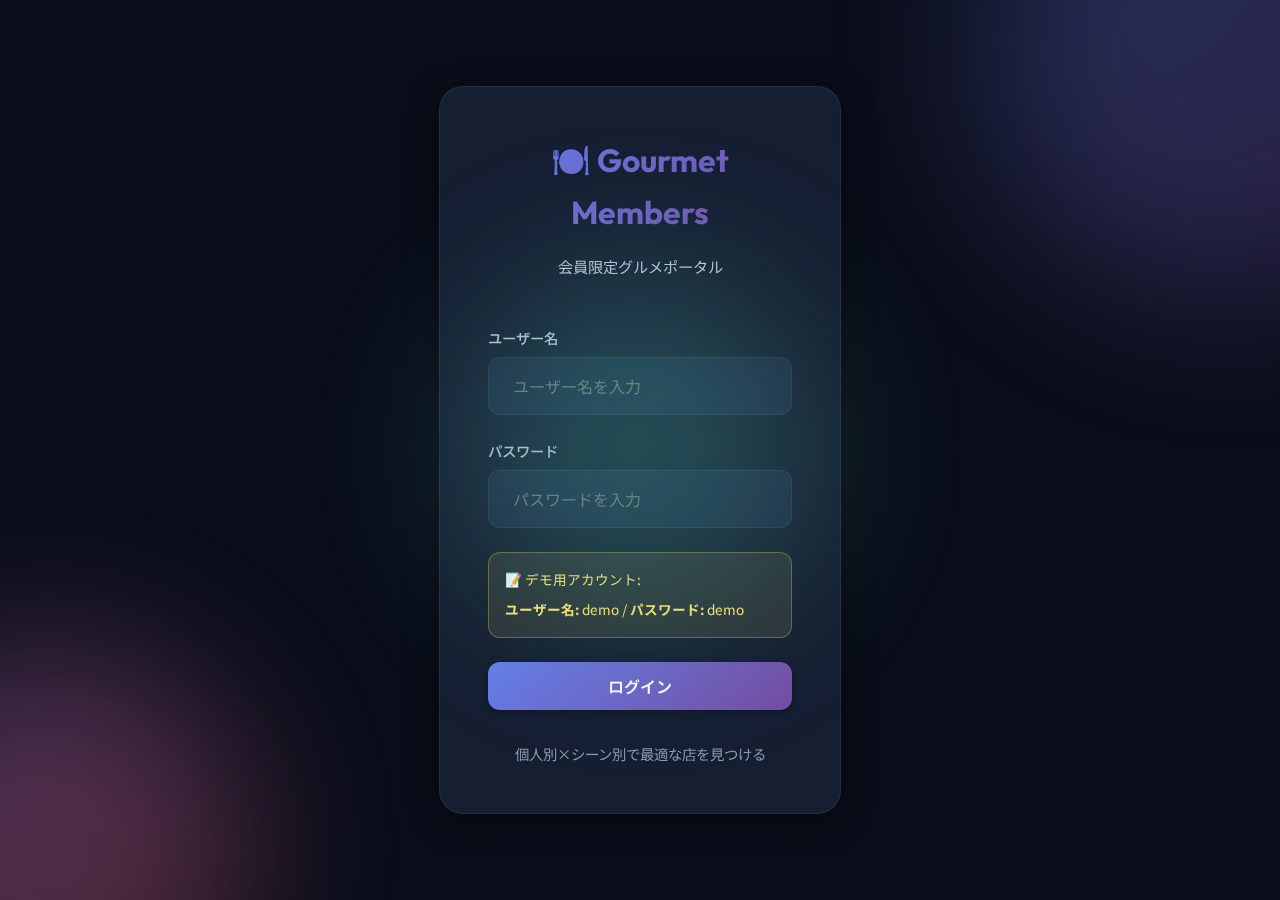
<file: index.html>
<!DOCTYPE html>
<html lang="ja">

<head>
    <meta charset="UTF-8">
    <meta name="viewport" content="width=device-width, initial-scale=1.0">
    <title>グルメポータル - メンバー限定おすすめ店</title>
    <meta name="description" content="個人別×シーン別で最適なレストランを見つける会員限定グルメポータル">
    <link rel="preconnect" href="https://fonts.googleapis.com">
    <link rel="preconnect" href="https://fonts.gstatic.com" crossorigin>
    <link
        href="https://fonts.googleapis.com/css2?family=Noto+Sans+JP:wght@400;500;700&family=Outfit:wght@400;600;700&display=swap"
        rel="stylesheet">
    <link rel="stylesheet" href="css/main.css">
    <link rel="stylesheet" href="css/components.css">
</head>

<body>
    <header class="main-header">
        <div class="container header-content">
            <div class="logo">
                <h1>🍽️ Gourmet Members</h1>
            </div>
            <nav class="main-nav">
                <div class="user-info">
                    <span id="currentUser" class="user-name"></span>
                    <button id="logoutBtn" class="btn-secondary">ログアウト</button>
                </div>
            </nav>
        </div>
    </header>

    <main class="main-content">
        <div class="container">
            <!-- ヒーローセクション -->
            <section class="hero-section">
                <h2>あなたのための、最高の一軒を。</h2>
                <p class="hero-subtitle">個人別×シーン別で見つける、メンバー限定おすすめ店</p>
            </section>

            <!-- フィルターセクション -->
            <section class="filters-section">
                <div class="filter-group">
                    <h3>👤 誰のおすすめ？</h3>
                    <div class="filter-buttons" id="memberFilters">
                        <button class="filter-btn active" data-member="all">すべて</button>
                    </div>
                </div>

                <div class="filter-group">
                    <h3>🎭 どんなシーン？</h3>
                    <div class="filter-buttons" id="sceneFilters">
                        <button class="filter-btn active" data-scene="all">すべて</button>
                        <button class="filter-btn" data-scene="デート">💑 デート</button>
                        <button class="filter-btn" data-scene="接待">🤝 接待</button>
                        <button class="filter-btn" data-scene="家族">👨‍👩‍👧 家族</button>
                        <button class="filter-btn" data-scene="一人">🧘 一人</button>
                        <button class="filter-btn" data-scene="友達">👥 友達</button>
                    </div>
                </div>

                <div class="filter-group">
                    <h3>🔍 検索</h3>
                    <div class="search-box">
                        <input type="text" id="searchInput" placeholder="店名、ジャンル、エリアで検索..." class="search-input">
                    </div>
                </div>
            </section>

            <!-- 結果表示 -->
            <section class="results-section">
                <div class="results-header">
                    <h3 id="resultsCount">読み込み中...</h3>
                </div>
                <div class="restaurants-grid" id="restaurantsGrid">
                    <!-- 動的に生成されます -->
                </div>
            </section>
        </div>
    </main>

    <!-- レストラン詳細モーダル -->
    <div id="restaurantModal" class="modal">
        <div class="modal-content">
            <button class="modal-close" id="modalClose">&times;</button>
            <div id="modalBody">
                <!-- 動的に生成されます -->
            </div>
        </div>
    </div>

    <footer class="main-footer">
        <div class="container">
            <p>&copy; 2025 Gourmet Members. All rights reserved.</p>
        </div>
    </footer>

    <script src="js/auth.js"></script>
    <script src="js/data.js"></script>
    <script src="js/filters.js"></script>
    <script src="js/app.js"></script>
</body>

</html>
</file>
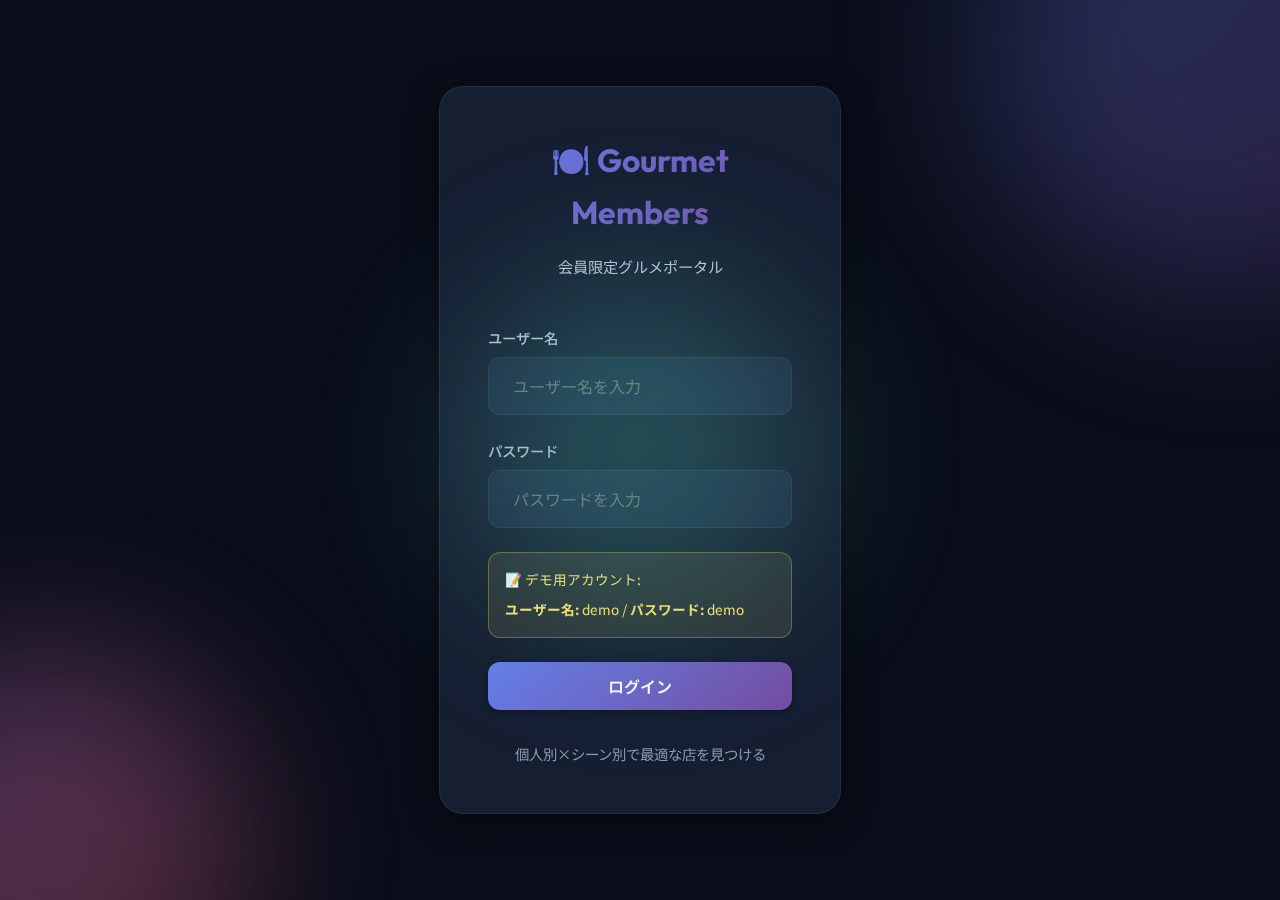
<file: login.html>
<!DOCTYPE html>
<html lang="ja">

<head>
    <meta charset="UTF-8">
    <meta name="viewport" content="width=device-width, initial-scale=1.0">
    <title>ログイン - グルメポータル</title>
    <meta name="description" content="会員限定のグルメポータルサイトへログイン">
    <link rel="preconnect" href="https://fonts.googleapis.com">
    <link rel="preconnect" href="https://fonts.gstatic.com" crossorigin>
    <link
        href="https://fonts.googleapis.com/css2?family=Noto+Sans+JP:wght@400;500;700&family=Outfit:wght@400;600;700&display=swap"
        rel="stylesheet">
    <link rel="stylesheet" href="css/main.css">
    <link rel="stylesheet" href="css/components.css">
</head>

<body class="login-page">
    <div class="login-container">
        <div class="login-card">
            <div class="login-header">
                <h1>🍽️ Gourmet Members</h1>
                <p>会員限定グルメポータル</p>
            </div>

            <form id="loginForm" class="login-form">
                <div class="form-group">
                    <label for="username">ユーザー名</label>
                    <input type="text" id="username" name="username" placeholder="ユーザー名を入力" required
                        autocomplete="username">
                </div>

                <div class="form-group">
                    <label for="password">パスワード</label>
                    <input type="password" id="password" name="password" placeholder="パスワードを入力" required
                        autocomplete="current-password">
                </div>

                <div class="demo-note">
                    <p>📝 デモ用アカウント:</p>
                    <p><strong>ユーザー名:</strong> demo / <strong>パスワード:</strong> demo</p>
                </div>

                <button type="submit" class="btn-primary">ログイン</button>

                <div class="error-message" id="errorMessage"></div>
            </form>

            <div class="login-footer">
                <p>個人別×シーン別で最適な店を見つける</p>
            </div>
        </div>

        <div class="background-decoration">
            <div class="circle circle-1"></div>
            <div class="circle circle-2"></div>
            <div class="circle circle-3"></div>
        </div>
    </div>

    <script src="js/auth.js"></script>
    <script>
        document.getElementById('loginForm').addEventListener('submit', async (e) => {
            e.preventDefault();
            const username = document.getElementById('username').value;
            const password = document.getElementById('password').value;
            const errorMessage = document.getElementById('errorMessage');

            if (login(username, password)) {
                window.location.href = 'index.html';
            } else {
                errorMessage.textContent = 'ユーザー名またはパスワードが正しくありません';
                errorMessage.style.display = 'block';
            }
        });
    </script>
</body>

</html>
</file>
<file: css/main.css>
:root {
    /* カラーパレット - ダークモード */
    --bg-primary: #0a0e1a;
    --bg-secondary: #141b2d;
    --bg-tertiary: #1e2a42;
    --bg-card: rgba(30, 42, 66, 0.6);
    --bg-card-hover: rgba(30, 42, 66, 0.85);

    /* アクセントカラー */
    --accent-primary: #ff6b6b;
    --accent-secondary: #4ecdc4;
    --accent-tertiary: #ffe66d;
    --accent-gradient: linear-gradient(135deg, #667eea 0%, #764ba2 100%);
    --accent-gradient-2: linear-gradient(135deg, #f093fb 0%, #f5576c 100%);

    /* テキストカラー */
    --text-primary: #ffffff;
    --text-secondary: #b8c5d6;
    --text-tertiary: #8a9ab3;

    /* ボーダー・シャドウ */
    --border-color: rgba(184, 197, 214, 0.1);
    --shadow-sm: 0 2px 8px rgba(0, 0, 0, 0.3);
    --shadow-md: 0 4px 16px rgba(0, 0, 0, 0.4);
    --shadow-lg: 0 8px 32px rgba(0, 0, 0, 0.5);
    --shadow-glow: 0 0 20px rgba(102, 126, 234, 0.3);

    /* トランジション */
    --transition-fast: 0.2s ease;
    --transition-normal: 0.3s ease;
    --transition-slow: 0.5s ease;

    /* フォント */
    --font-primary: 'Noto Sans JP', sans-serif;
    --font-accent: 'Outfit', sans-serif;

    /* スペーシング */
    --spacing-xs: 0.5rem;
    --spacing-sm: 1rem;
    --spacing-md: 1.5rem;
    --spacing-lg: 2rem;
    --spacing-xl: 3rem;

    /* ボーダーラジアス */
    --radius-sm: 8px;
    --radius-md: 12px;
    --radius-lg: 16px;
    --radius-xl: 24px;
}

* {
    margin: 0;
    padding: 0;
    box-sizing: border-box;
}

html {
    font-size: 16px;
}

body {
    font-family: var(--font-primary);
    background: var(--bg-primary);
    color: var(--text-primary);
    line-height: 1.6;
    min-height: 100vh;
    overflow-x: hidden;
}

/* コンテナ */
.container {
    max-width: 1400px;
    margin: 0 auto;
    padding: 0 var(--spacing-md);
}

/* ヘッダー */
.main-header {
    background: var(--bg-card);
    backdrop-filter: blur(10px);
    border-bottom: 1px solid var(--border-color);
    position: sticky;
    top: 0;
    z-index: 100;
    box-shadow: var(--shadow-md);
}

.header-content {
    display: flex;
    justify-content: space-between;
    align-items: center;
    padding: var(--spacing-md) var(--spacing-md);
}

.logo h1 {
    font-family: var(--font-accent);
    font-size: 1.5rem;
    font-weight: 700;
    background: var(--accent-gradient);
    -webkit-background-clip: text;
    -webkit-text-fill-color: transparent;
    background-clip: text;
}

.user-info {
    display: flex;
    align-items: center;
    gap: var(--spacing-md);
}

.user-name {
    font-weight: 500;
    color: var(--text-secondary);
}

/* メインコンテンツ */
.main-content {
    padding: var(--spacing-xl) 0;
    min-height: calc(100vh - 200px);
}

/* ヒーローセクション */
.hero-section {
    text-align: center;
    margin-bottom: var(--spacing-xl);
    padding: var(--spacing-xl) 0;
}

.hero-section h2 {
    font-family: var(--font-accent);
    font-size: 3rem;
    font-weight: 700;
    margin-bottom: var(--spacing-md);
    background: var(--accent-gradient-2);
    -webkit-background-clip: text;
    -webkit-text-fill-color: transparent;
    background-clip: text;
    animation: fadeInUp 0.8s ease;
}

.hero-subtitle {
    font-size: 1.25rem;
    color: var(--text-secondary);
    animation: fadeInUp 0.8s ease 0.2s both;
}

/* フッター */
.main-footer {
    background: var(--bg-secondary);
    border-top: 1px solid var(--border-color);
    padding: var(--spacing-lg) 0;
    text-align: center;
    color: var(--text-tertiary);
}

/* ログインページ */
.login-page {
    display: flex;
    align-items: center;
    justify-content: center;
    min-height: 100vh;
    position: relative;
    overflow: hidden;
}

.login-container {
    width: 100%;
    max-width: 450px;
    padding: var(--spacing-md);
    position: relative;
    z-index: 10;
}

.login-card {
    background: var(--bg-card);
    backdrop-filter: blur(20px);
    border: 1px solid var(--border-color);
    border-radius: var(--radius-xl);
    padding: var(--spacing-xl);
    box-shadow: var(--shadow-lg);
    animation: fadeInScale 0.6s ease;
}

.login-header {
    text-align: center;
    margin-bottom: var(--spacing-xl);
}

.login-header h1 {
    font-family: var(--font-accent);
    font-size: 2rem;
    margin-bottom: var(--spacing-sm);
    background: var(--accent-gradient);
    -webkit-background-clip: text;
    -webkit-text-fill-color: transparent;
    background-clip: text;
}

.login-header p {
    color: var(--text-secondary);
    font-size: 0.95rem;
}

.login-form {
    display: flex;
    flex-direction: column;
    gap: var(--spacing-md);
}

.form-group {
    display: flex;
    flex-direction: column;
    gap: var(--spacing-xs);
}

.form-group label {
    font-weight: 500;
    color: var(--text-secondary);
    font-size: 0.9rem;
}

.form-group input {
    padding: var(--spacing-sm) var(--spacing-md);
    background: var(--bg-tertiary);
    border: 1px solid var(--border-color);
    border-radius: var(--radius-md);
    color: var(--text-primary);
    font-size: 1rem;
    font-family: var(--font-primary);
    transition: all var(--transition-normal);
}

.form-group input:focus {
    outline: none;
    border-color: var(--accent-secondary);
    box-shadow: 0 0 0 3px rgba(78, 205, 196, 0.1);
}

.demo-note {
    background: rgba(255, 230, 109, 0.1);
    border: 1px solid rgba(255, 230, 109, 0.3);
    border-radius: var(--radius-md);
    padding: var(--spacing-sm);
    font-size: 0.85rem;
    color: var(--accent-tertiary);
}

.demo-note p {
    margin-bottom: var(--spacing-xs);
}

.demo-note p:last-child {
    margin-bottom: 0;
}

.error-message {
    background: rgba(255, 107, 107, 0.15);
    border: 1px solid rgba(255, 107, 107, 0.3);
    border-radius: var(--radius-md);
    padding: var(--spacing-sm);
    color: var(--accent-primary);
    font-size: 0.9rem;
    display: none;
}

.login-footer {
    margin-top: var(--spacing-lg);
    text-align: center;
    color: var(--text-tertiary);
    font-size: 0.9rem;
}

/* 背景デコレーション */
.background-decoration {
    position: fixed;
    top: 0;
    left: 0;
    width: 100%;
    height: 100%;
    z-index: 1;
    overflow: hidden;
    pointer-events: none;
}

.circle {
    position: absolute;
    border-radius: 50%;
    filter: blur(80px);
    opacity: 0.3;
    animation: float 20s infinite ease-in-out;
}

.circle-1 {
    width: 500px;
    height: 500px;
    background: linear-gradient(135deg, #667eea, #764ba2);
    top: -200px;
    right: -200px;
    animation-delay: 0s;
}

.circle-2 {
    width: 400px;
    height: 400px;
    background: linear-gradient(135deg, #f093fb, #f5576c);
    bottom: -150px;
    left: -150px;
    animation-delay: 5s;
}

.circle-3 {
    width: 350px;
    height: 350px;
    background: linear-gradient(135deg, #4ecdc4, #44a08d);
    top: 50%;
    left: 50%;
    transform: translate(-50%, -50%);
    animation-delay: 10s;
}

/* アニメーション */
@keyframes fadeInUp {
    from {
        opacity: 0;
        transform: translateY(30px);
    }

    to {
        opacity: 1;
        transform: translateY(0);
    }
}

@keyframes fadeInScale {
    from {
        opacity: 0;
        transform: scale(0.9);
    }

    to {
        opacity: 1;
        transform: scale(1);
    }
}

@keyframes float {

    0%,
    100% {
        transform: translate(0, 0) rotate(0deg);
    }

    25% {
        transform: translate(20px, 20px) rotate(90deg);
    }

    50% {
        transform: translate(-20px, 40px) rotate(180deg);
    }

    75% {
        transform: translate(-40px, -20px) rotate(270deg);
    }
}

/* レスポンシブ */
@media (max-width: 768px) {
    .hero-section h2 {
        font-size: 2rem;
    }

    .hero-subtitle {
        font-size: 1rem;
    }

    .login-card {
        padding: var(--spacing-lg);
    }
}
</file>
<file: css/components.css>
/* コンポーネントスタイル */

/* ボタン */
.btn-primary,
.btn-secondary {
    padding: 0.75rem 1.5rem;
    border-radius: var(--radius-md);
    font-weight: 600;
    font-size: 1rem;
    cursor: pointer;
    transition: all var(--transition-normal);
    border: none;
    font-family: var(--font-primary);
}

.btn-primary {
    background: var(--accent-gradient);
    color: var(--text-primary);
    box-shadow: var(--shadow-sm);
    width: 100%;
}

.btn-primary:hover {
    transform: translateY(-2px);
    box-shadow: var(--shadow-md), var(--shadow-glow);
}

.btn-primary:active {
    transform: translateY(0);
}

.btn-secondary {
    background: transparent;
    color: var(--text-secondary);
    border: 1px solid var(--border-color);
}

.btn-secondary:hover {
    background: var(--bg-tertiary);
    color: var(--text-primary);
}

/* フィルターセクション */
.filters-section {
    background: var(--bg-card);
    backdrop-filter: blur(10px);
    border: 1px solid var(--border-color);
    border-radius: var(--radius-lg);
    padding: var(--spacing-xl);
    margin-bottom: var(--spacing-xl);
    box-shadow: var(--shadow-md);
}

.filter-group {
    margin-bottom: var(--spacing-lg);
}

.filter-group:last-child {
    margin-bottom: 0;
}

.filter-group h3 {
    font-size: 1.1rem;
    margin-bottom: var(--spacing-md);
    color: var(--text-primary);
    font-weight: 600;
}

.filter-buttons {
    display: flex;
    flex-wrap: wrap;
    gap: var(--spacing-sm);
}

.filter-btn {
    padding: 0.6rem 1.2rem;
    background: var(--bg-tertiary);
    border: 1px solid var(--border-color);
    border-radius: var(--radius-md);
    color: var(--text-secondary);
    font-size: 0.95rem;
    cursor: pointer;
    transition: all var(--transition-normal);
    font-family: var(--font-primary);
    font-weight: 500;
}

.filter-btn:hover {
    background: var(--bg-card-hover);
    border-color: var(--accent-secondary);
    color: var(--text-primary);
    transform: translateY(-2px);
}

.filter-btn.active {
    background: var(--accent-gradient);
    border-color: transparent;
    color: var(--text-primary);
    box-shadow: var(--shadow-glow);
}

/* 検索ボックス */
.search-box {
    position: relative;
}

.search-input {
    width: 100%;
    padding: var(--spacing-sm) var(--spacing-md);
    background: var(--bg-tertiary);
    border: 1px solid var(--border-color);
    border-radius: var(--radius-md);
    color: var(--text-primary);
    font-size: 1rem;
    font-family: var(--font-primary);
    transition: all var(--transition-normal);
}

.search-input:focus {
    outline: none;
    border-color: var(--accent-secondary);
    box-shadow: 0 0 0 3px rgba(78, 205, 196, 0.1);
}

/* 結果セクション */
.results-section {
    margin-top: var(--spacing-xl);
}

.results-header {
    margin-bottom: var(--spacing-lg);
}

.results-header h3 {
    font-size: 1.3rem;
    color: var(--text-primary);
    font-weight: 600;
}

/* レストランカードグリッド */
.restaurants-grid {
    display: grid;
    grid-template-columns: repeat(auto-fill, minmax(350px, 1fr));
    gap: var(--spacing-lg);
}

/* レストランカード */
.restaurant-card {
    background: var(--bg-card);
    backdrop-filter: blur(10px);
    border: 1px solid var(--border-color);
    border-radius: var(--radius-lg);
    padding: var(--spacing-lg);
    cursor: pointer;
    transition: all var(--transition-normal);
    box-shadow: var(--shadow-sm);
    animation: fadeInUp 0.5s ease;
}

.restaurant-card:hover {
    transform: translateY(-8px);
    box-shadow: var(--shadow-lg);
    border-color: var(--accent-secondary);
}

.restaurant-header {
    margin-bottom: var(--spacing-md);
}

.restaurant-name {
    font-size: 1.4rem;
    font-weight: 700;
    margin-bottom: var(--spacing-xs);
    color: var(--text-primary);
}

.restaurant-genre {
    color: var(--text-secondary);
    font-size: 0.95rem;
}

.restaurant-info {
    margin-bottom: var(--spacing-md);
}

.info-item {
    display: flex;
    align-items: center;
    gap: var(--spacing-xs);
    margin-bottom: var(--spacing-xs);
    color: var(--text-secondary);
    font-size: 0.9rem;
}

.restaurant-tags {
    display: flex;
    flex-wrap: wrap;
    gap: var(--spacing-xs);
    margin-bottom: var(--spacing-md);
}

.tag {
    padding: 0.4rem 0.8rem;
    background: rgba(78, 205, 196, 0.15);
    border: 1px solid rgba(78, 205, 196, 0.3);
    border-radius: var(--radius-sm);
    color: var(--accent-secondary);
    font-size: 0.85rem;
    font-weight: 500;
}

.restaurant-footer {
    display: flex;
    justify-content: space-between;
    align-items: center;
    padding-top: var(--spacing-md);
    border-top: 1px solid var(--border-color);
}

.recommender {
    display: flex;
    align-items: center;
    gap: var(--spacing-xs);
    color: var(--text-tertiary);
    font-size: 0.85rem;
}

.favorite-btn {
    background: transparent;
    border: none;
    font-size: 1.5rem;
    cursor: pointer;
    transition: all var(--transition-fast);
    filter: grayscale(100%);
}

.favorite-btn:hover,
.favorite-btn.active {
    filter: grayscale(0%);
    transform: scale(1.2);
}

/* モーダル */
.modal {
    display: none;
    position: fixed;
    top: 0;
    left: 0;
    width: 100%;
    height: 100%;
    background: rgba(10, 14, 26, 0.9);
    backdrop-filter: blur(5px);
    z-index: 1000;
    padding: var(--spacing-md);
    overflow-y: auto;
}

.modal.active {
    display: flex;
    align-items: center;
    justify-content: center;
    animation: fadeIn 0.3s ease;
}

.modal-content {
    background: var(--bg-secondary);
    border: 1px solid var(--border-color);
    border-radius: var(--radius-lg);
    padding: var(--spacing-xl);
    max-width: 700px;
    width: 100%;
    position: relative;
    box-shadow: var(--shadow-lg);
    animation: fadeInScale 0.4s ease;
}

.modal-close {
    position: absolute;
    top: var(--spacing-md);
    right: var(--spacing-md);
    background: var(--bg-tertiary);
    border: 1px solid var(--border-color);
    border-radius: 50%;
    width: 40px;
    height: 40px;
    font-size: 1.5rem;
    color: var(--text-secondary);
    cursor: pointer;
    transition: all var(--transition-fast);
    display: flex;
    align-items: center;
    justify-content: center;
}

.modal-close:hover {
    background: var(--accent-primary);
    color: var(--text-primary);
    transform: rotate(90deg);
}

/* モーダル内レストラン情報 */
.modal-restaurant-name {
    font-size: 2rem;
    font-weight: 700;
    margin-bottom: var(--spacing-sm);
    color: var(--text-primary);
}

.modal-restaurant-genre {
    color: var(--text-secondary);
    font-size: 1.1rem;
    margin-bottom: var(--spacing-lg);
}

.modal-section {
    margin-bottom: var(--spacing-lg);
}

.modal-section h4 {
    font-size: 1.1rem;
    margin-bottom: var(--spacing-sm);
    color: var(--text-primary);
    font-weight: 600;
}

.modal-section p {
    color: var(--text-secondary);
    line-height: 1.8;
}

/* レスポンシブデザイン */
@media (max-width: 768px) {
    .restaurants-grid {
        grid-template-columns: 1fr;
    }

    .filter-buttons {
        display: grid;
        grid-template-columns: repeat(2, 1fr);
    }

    .filters-section {
        padding: var(--spacing-lg);
    }
}

@media (max-width: 480px) {
    .filter-buttons {
        grid-template-columns: 1fr;
    }
}

/* アニメーション */
@keyframes fadeIn {
    from {
        opacity: 0;
    }

    to {
        opacity: 1;
    }
}
</file>
